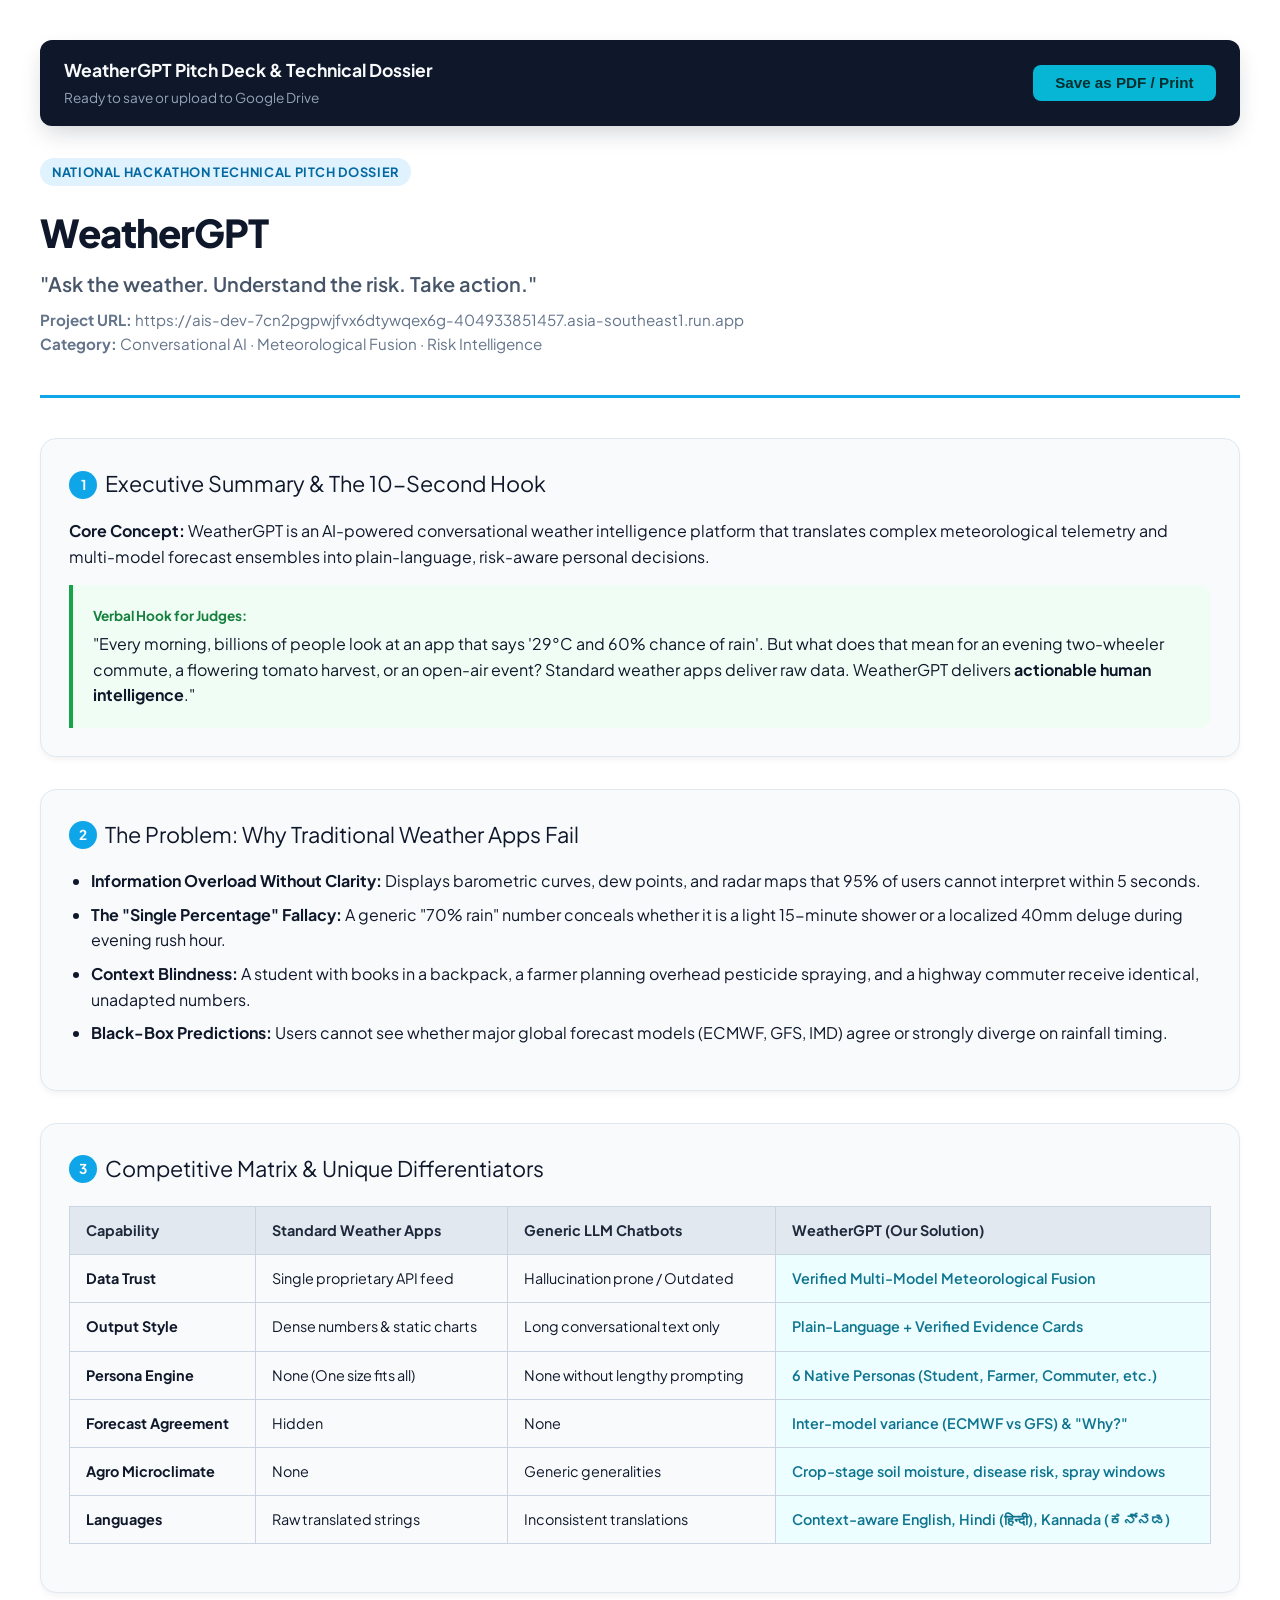
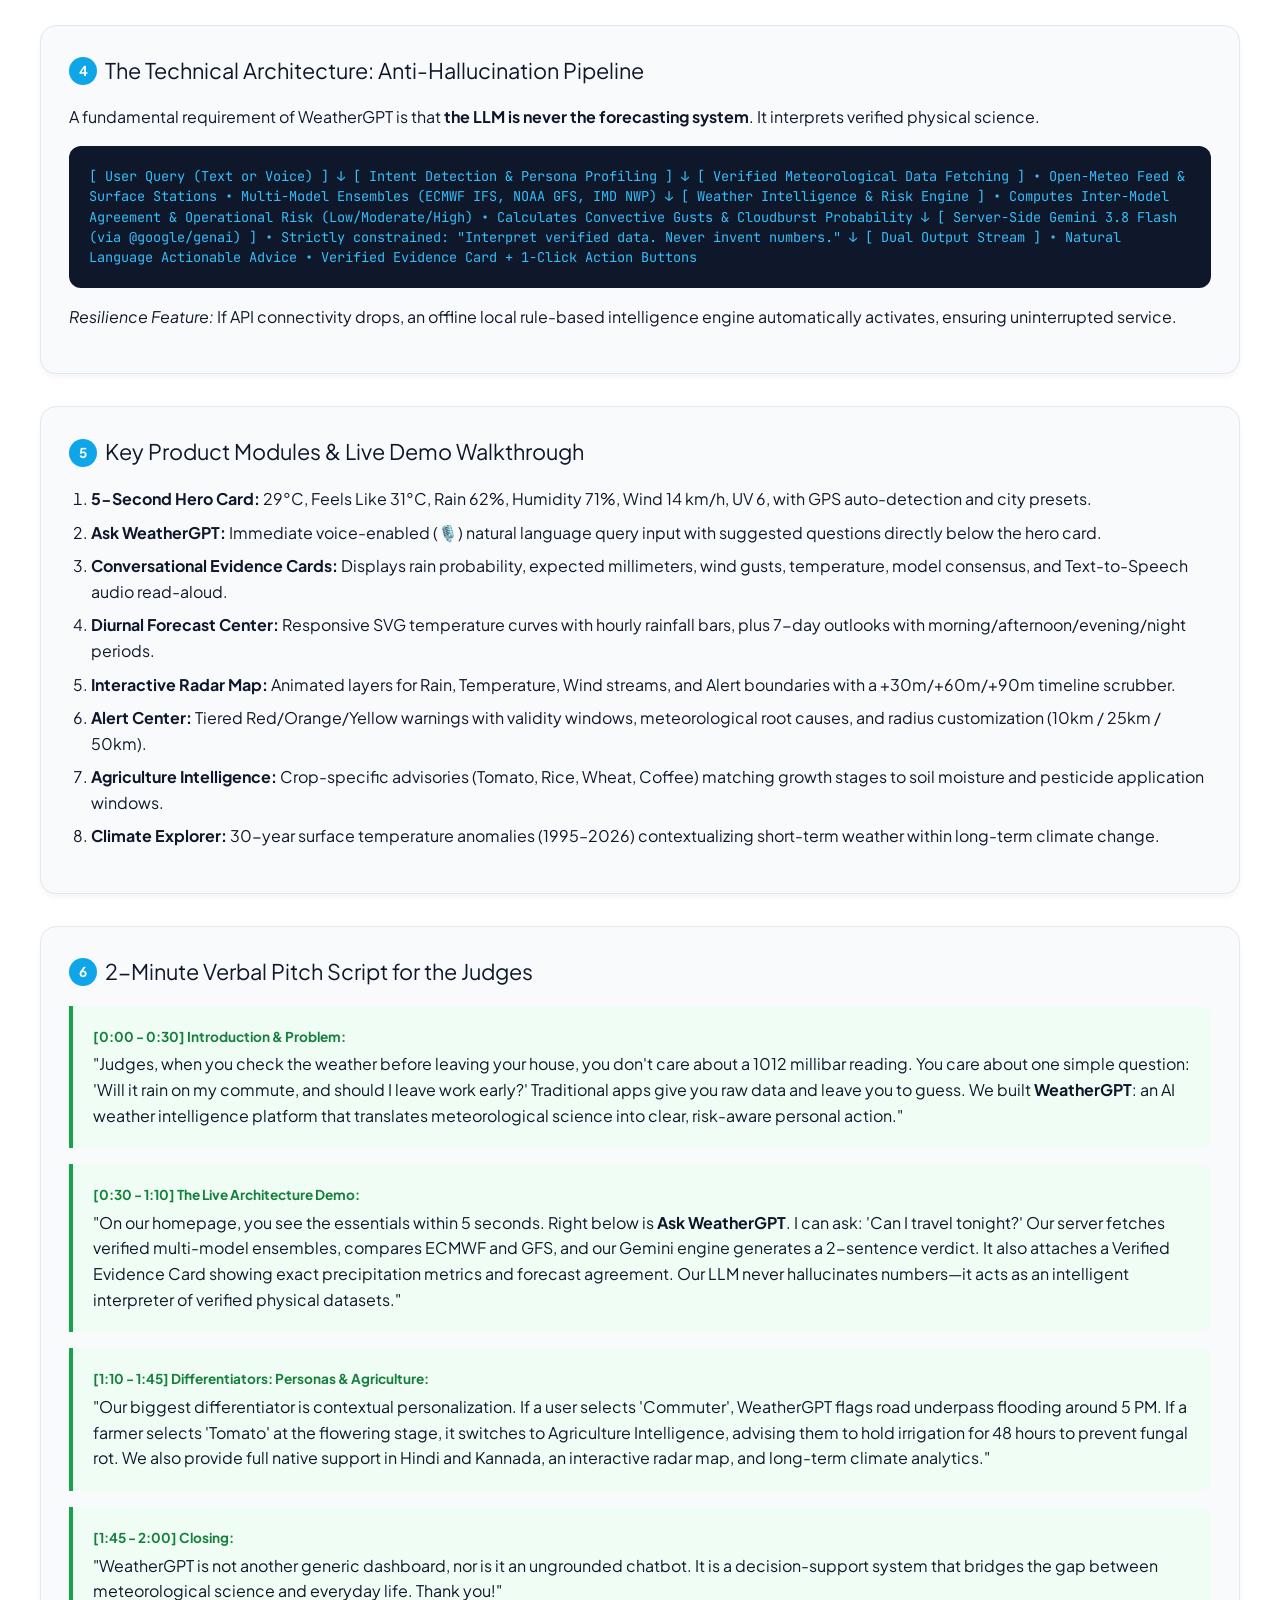
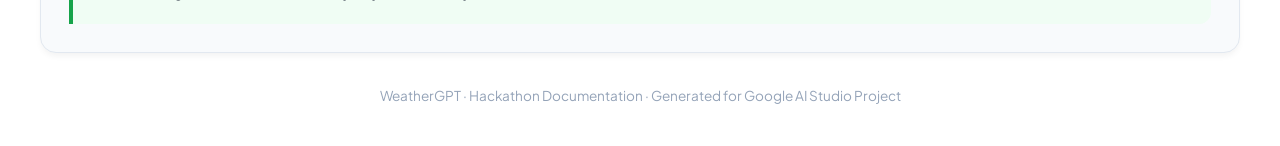
<file: public/weathergpt_presentation_dossier.html>
<!DOCTYPE html>
<html lang="en">
<head>
  <meta charset="UTF-8">
  <title>WeatherGPT — Judge Presentation & Product Architecture</title>
  <style>
    @import url('https://fonts.googleapis.com/css2?family=Plus+Jakarta+Sans:wght@400;500;600;700;800&family=JetBrains+Mono:wght@400;600&display=swap');
    
    @page {
      size: A4;
      margin: 1.5cm;
    }

    body {
      font-family: 'Plus Jakarta Sans', -apple-system, BlinkMacSystemFont, sans-serif;
      color: #0f172a;
      background: #ffffff;
      line-height: 1.6;
      margin: 0;
      padding: 2.5rem;
    }

    .no-print-bar {
      background: #0f172a;
      color: #f8fafc;
      padding: 1rem 1.5rem;
      border-radius: 12px;
      margin-bottom: 2rem;
      display: flex;
      justify-content: space-between;
      align-items: center;
      box-shadow: 0 10px 25px -5px rgba(15, 23, 42, 0.2);
    }

    .btn-download {
      background: #06b6d4;
      color: #042f2e;
      border: none;
      padding: 0.6rem 1.4rem;
      font-weight: 700;
      font-size: 0.95rem;
      border-radius: 8px;
      cursor: pointer;
      transition: all 0.2s;
    }
    .btn-download:hover {
      background: #0891b2;
      color: #ffffff;
    }

    @media print {
      .no-print-bar {
        display: none !important;
      }
      body {
        padding: 0 !important;
      }
      .page-break {
        page-break-before: always;
      }
    }

    h1, h2, h3, h4 {
      color: #0f172a;
      font-weight: 800;
      letter-spacing: -0.025em;
    }

    .doc-header {
      border-bottom: 3px solid #0ea5e9;
      padding-bottom: 1.5rem;
      margin-bottom: 2.5rem;
    }

    .badge {
      display: inline-block;
      background: #e0f2fe;
      color: #0369a1;
      padding: 0.25rem 0.75rem;
      border-radius: 9999px;
      font-size: 0.8rem;
      font-weight: 700;
      margin-bottom: 0.75rem;
      text-transform: uppercase;
      letter-spacing: 0.05em;
    }

    .tagline {
      font-size: 1.25rem;
      color: #475569;
      font-weight: 600;
      margin-top: 0.25rem;
    }

    .slide-card {
      border: 1px solid #e2e8f0;
      background: #f8fafc;
      border-radius: 16px;
      padding: 1.75rem;
      margin-bottom: 2rem;
      box-shadow: 0 4px 6px -1px rgba(0,0,0,0.05);
    }

    .slide-title {
      font-size: 1.35rem;
      margin-top: 0;
      margin-bottom: 1rem;
      display: flex;
      align-items: center;
      gap: 0.5rem;
      color: #0f172a;
    }

    .slide-number {
      background: #0ea5e9;
      color: #ffffff;
      width: 28px;
      height: 28px;
      display: inline-flex;
      align-items: center;
      justify-content: center;
      border-radius: 50%;
      font-size: 0.85rem;
      font-weight: 700;
    }

    table {
      width: 100%;
      border-collapse: collapse;
      margin: 1.25rem 0;
      font-size: 0.9rem;
    }

    th, td {
      border: 1px solid #cbd5e1;
      padding: 0.75rem 1rem;
      text-align: left;
    }

    th {
      background: #e2e8f0;
      font-weight: 700;
      color: #1e293b;
    }

    .highlight-cell {
      background: #ecfeff;
      font-weight: 600;
      color: #0e7490;
    }

    .code-block {
      background: #0f172a;
      color: #38bdf8;
      font-family: 'JetBrains Mono', monospace;
      padding: 1.25rem;
      border-radius: 12px;
      font-size: 0.85rem;
      overflow-x: auto;
      line-height: 1.5;
      margin: 1rem 0;
    }

    ul, ol {
      padding-left: 1.4rem;
    }

    li {
      margin-bottom: 0.5rem;
    }

    .speaker-script {
      background: #f0fdf4;
      border-left: 4px solid #16a34a;
      padding: 1.25rem;
      border-radius: 0 12px 12px 0;
      margin-top: 1rem;
      font-style: normal;
    }

    .speaker-timing {
      font-weight: 700;
      color: #15803d;
      margin-bottom: 0.25rem;
      display: block;
      font-size: 0.85rem;
    }
  </style>
</head>
<body>

  <!-- Non-printed action bar for one-click Save as PDF -->
  <div class="no-print-bar">
    <div>
      <strong style="font-size: 1.1rem; display: block;">WeatherGPT Pitch Deck & Technical Dossier</strong>
      <span style="font-size: 0.85rem; color: #94a3b8;">Ready to save or upload to Google Drive</span>
    </div>
    <button class="btn-download" onclick="window.print()">Save as PDF / Print</button>
  </div>

  <div class="doc-header">
    <span class="badge">National Hackathon Technical Pitch Dossier</span>
    <h1 style="font-size: 2.4rem; margin: 0.25rem 0;">WeatherGPT</h1>
    <div class="tagline">"Ask the weather. Understand the risk. Take action."</div>
    <p style="color: #64748b; margin-top: 0.5rem; font-size: 0.95rem;">
      <strong>Project URL:</strong> https://ais-dev-7cn2pgpwjfvx6dtywqex6g-404933851457.asia-southeast1.run.app<br>
      <strong>Category:</strong> Conversational AI · Meteorological Fusion · Risk Intelligence
    </p>
  </div>

  <!-- SLIDE 1 -->
  <div class="slide-card">
    <div class="slide-title">
      <span class="slide-number">1</span>
      <span>Executive Summary & The 10-Second Hook</span>
    </div>
    <p><strong>Core Concept:</strong> WeatherGPT is an AI-powered conversational weather intelligence platform that translates complex meteorological telemetry and multi-model forecast ensembles into plain-language, risk-aware personal decisions.</p>
    <div class="speaker-script">
      <span class="speaker-timing">Verbal Hook for Judges:</span>
      "Every morning, billions of people look at an app that says '29°C and 60% chance of rain'. But what does that mean for an evening two-wheeler commute, a flowering tomato harvest, or an open-air event? Standard weather apps deliver raw data. WeatherGPT delivers <strong>actionable human intelligence</strong>."
    </div>
  </div>

  <!-- SLIDE 2 -->
  <div class="slide-card">
    <div class="slide-title">
      <span class="slide-number">2</span>
      <span>The Problem: Why Traditional Weather Apps Fail</span>
    </div>
    <ul>
      <li><strong>Information Overload Without Clarity:</strong> Displays barometric curves, dew points, and radar maps that 95% of users cannot interpret within 5 seconds.</li>
      <li><strong>The "Single Percentage" Fallacy:</strong> A generic "70% rain" number conceals whether it is a light 15-minute shower or a localized 40mm deluge during evening rush hour.</li>
      <li><strong>Context Blindness:</strong> A student with books in a backpack, a farmer planning overhead pesticide spraying, and a highway commuter receive identical, unadapted numbers.</li>
      <li><strong>Black-Box Predictions:</strong> Users cannot see whether major global forecast models (ECMWF, GFS, IMD) agree or strongly diverge on rainfall timing.</li>
    </ul>
  </div>

  <!-- SLIDE 3 -->
  <div class="slide-card">
    <div class="slide-title">
      <span class="slide-number">3</span>
      <span>Competitive Matrix & Unique Differentiators</span>
    </div>
    <table>
      <thead>
        <tr>
          <th>Capability</th>
          <th>Standard Weather Apps</th>
          <th>Generic LLM Chatbots</th>
          <th>WeatherGPT (Our Solution)</th>
        </tr>
      </thead>
      <tbody>
        <tr>
          <td><strong>Data Trust</strong></td>
          <td>Single proprietary API feed</td>
          <td>Hallucination prone / Outdated</td>
          <td class="highlight-cell">Verified Multi-Model Meteorological Fusion</td>
        </tr>
        <tr>
          <td><strong>Output Style</strong></td>
          <td>Dense numbers & static charts</td>
          <td>Long conversational text only</td>
          <td class="highlight-cell">Plain-Language + Verified Evidence Cards</td>
        </tr>
        <tr>
          <td><strong>Persona Engine</strong></td>
          <td>None (One size fits all)</td>
          <td>None without lengthy prompting</td>
          <td class="highlight-cell">6 Native Personas (Student, Farmer, Commuter, etc.)</td>
        </tr>
        <tr>
          <td><strong>Forecast Agreement</strong></td>
          <td>Hidden</td>
          <td>None</td>
          <td class="highlight-cell">Inter-model variance (ECMWF vs GFS) & "Why?"</td>
        </tr>
        <tr>
          <td><strong>Agro Microclimate</strong></td>
          <td>None</td>
          <td>Generic generalities</td>
          <td class="highlight-cell">Crop-stage soil moisture, disease risk, spray windows</td>
        </tr>
        <tr>
          <td><strong>Languages</strong></td>
          <td>Raw translated strings</td>
          <td>Inconsistent translations</td>
          <td class="highlight-cell">Context-aware English, Hindi (हिन्दी), Kannada (ಕನ್ನಡ)</td>
        </tr>
      </tbody>
    </table>
  </div>

  <div class="page-break"></div>

  <!-- SLIDE 4 -->
  <div class="slide-card">
    <div class="slide-title">
      <span class="slide-number">4</span>
      <span>The Technical Architecture: Anti-Hallucination Pipeline</span>
    </div>
    <p>A fundamental requirement of WeatherGPT is that <strong>the LLM is never the forecasting system</strong>. It interprets verified physical science.</p>
    <div class="code-block">
[ User Query (Text or Voice) ]
              ↓
[ Intent Detection & Persona Profiling ]
              ↓
[ Verified Meteorological Data Fetching ]
  • Open-Meteo Feed & Surface Stations
  • Multi-Model Ensembles (ECMWF IFS, NOAA GFS, IMD NWP)
              ↓
[ Weather Intelligence & Risk Engine ]
  • Computes Inter-Model Agreement & Operational Risk (Low/Moderate/High)
  • Calculates Convective Gusts & Cloudburst Probability
              ↓
[ Server-Side Gemini 3.8 Flash (via @google/genai) ]
  • Strictly constrained: "Interpret verified data. Never invent numbers."
              ↓
[ Dual Output Stream ]
  • Natural Language Actionable Advice
  • Verified Evidence Card + 1-Click Action Buttons
    </div>
    <p><em>Resilience Feature:</em> If API connectivity drops, an offline local rule-based intelligence engine automatically activates, ensuring uninterrupted service.</p>
  </div>

  <!-- SLIDE 5 -->
  <div class="slide-card">
    <div class="slide-title">
      <span class="slide-number">5</span>
      <span>Key Product Modules & Live Demo Walkthrough</span>
    </div>
    <ol>
      <li><strong>5-Second Hero Card:</strong> 29°C, Feels Like 31°C, Rain 62%, Humidity 71%, Wind 14 km/h, UV 6, with GPS auto-detection and city presets.</li>
      <li><strong>Ask WeatherGPT:</strong> Immediate voice-enabled (🎙️) natural language query input with suggested questions directly below the hero card.</li>
      <li><strong>Conversational Evidence Cards:</strong> Displays rain probability, expected millimeters, wind gusts, temperature, model consensus, and Text-to-Speech audio read-aloud.</li>
      <li><strong>Diurnal Forecast Center:</strong> Responsive SVG temperature curves with hourly rainfall bars, plus 7-day outlooks with morning/afternoon/evening/night periods.</li>
      <li><strong>Interactive Radar Map:</strong> Animated layers for Rain, Temperature, Wind streams, and Alert boundaries with a +30m/+60m/+90m timeline scrubber.</li>
      <li><strong>Alert Center:</strong> Tiered Red/Orange/Yellow warnings with validity windows, meteorological root causes, and radius customization (10km / 25km / 50km).</li>
      <li><strong>Agriculture Intelligence:</strong> Crop-specific advisories (Tomato, Rice, Wheat, Coffee) matching growth stages to soil moisture and pesticide application windows.</li>
      <li><strong>Climate Explorer:</strong> 30-year surface temperature anomalies (1995–2026) contextualizing short-term weather within long-term climate change.</li>
    </ol>
  </div>

  <!-- SLIDE 6 -->
  <div class="slide-card">
    <div class="slide-title">
      <span class="slide-number">6</span>
      <span>2-Minute Verbal Pitch Script for the Judges</span>
    </div>
    <div class="speaker-script">
      <span class="speaker-timing">[0:00 - 0:30] Introduction & Problem:</span>
      "Judges, when you check the weather before leaving your house, you don't care about a 1012 millibar reading. You care about one simple question: 'Will it rain on my commute, and should I leave work early?' Traditional apps give you raw data and leave you to guess. We built <strong>WeatherGPT</strong>: an AI weather intelligence platform that translates meteorological science into clear, risk-aware personal action."
    </div>
    <div class="speaker-script">
      <span class="speaker-timing">[0:30 - 1:10] The Live Architecture Demo:</span>
      "On our homepage, you see the essentials within 5 seconds. Right below is <strong>Ask WeatherGPT</strong>. I can ask: 'Can I travel tonight?' Our server fetches verified multi-model ensembles, compares ECMWF and GFS, and our Gemini engine generates a 2-sentence verdict. It also attaches a Verified Evidence Card showing exact precipitation metrics and forecast agreement. Our LLM never hallucinates numbers—it acts as an intelligent interpreter of verified physical datasets."
    </div>
    <div class="speaker-script">
      <span class="speaker-timing">[1:10 - 1:45] Differentiators: Personas & Agriculture:</span>
      "Our biggest differentiator is contextual personalization. If a user selects 'Commuter', WeatherGPT flags road underpass flooding around 5 PM. If a farmer selects 'Tomato' at the flowering stage, it switches to Agriculture Intelligence, advising them to hold irrigation for 48 hours to prevent fungal rot. We also provide full native support in Hindi and Kannada, an interactive radar map, and long-term climate analytics."
    </div>
    <div class="speaker-script">
      <span class="speaker-timing">[1:45 - 2:00] Closing:</span>
      "WeatherGPT is not another generic dashboard, nor is it an ungrounded chatbot. It is a decision-support system that bridges the gap between meteorological science and everyday life. Thank you!"
    </div>
  </div>

  <div style="text-align: center; margin-top: 2rem; color: #94a3b8; font-size: 0.85rem;">
    WeatherGPT · Hackathon Documentation · Generated for Google AI Studio Project
  </div>

</body>
</html>
</file>
